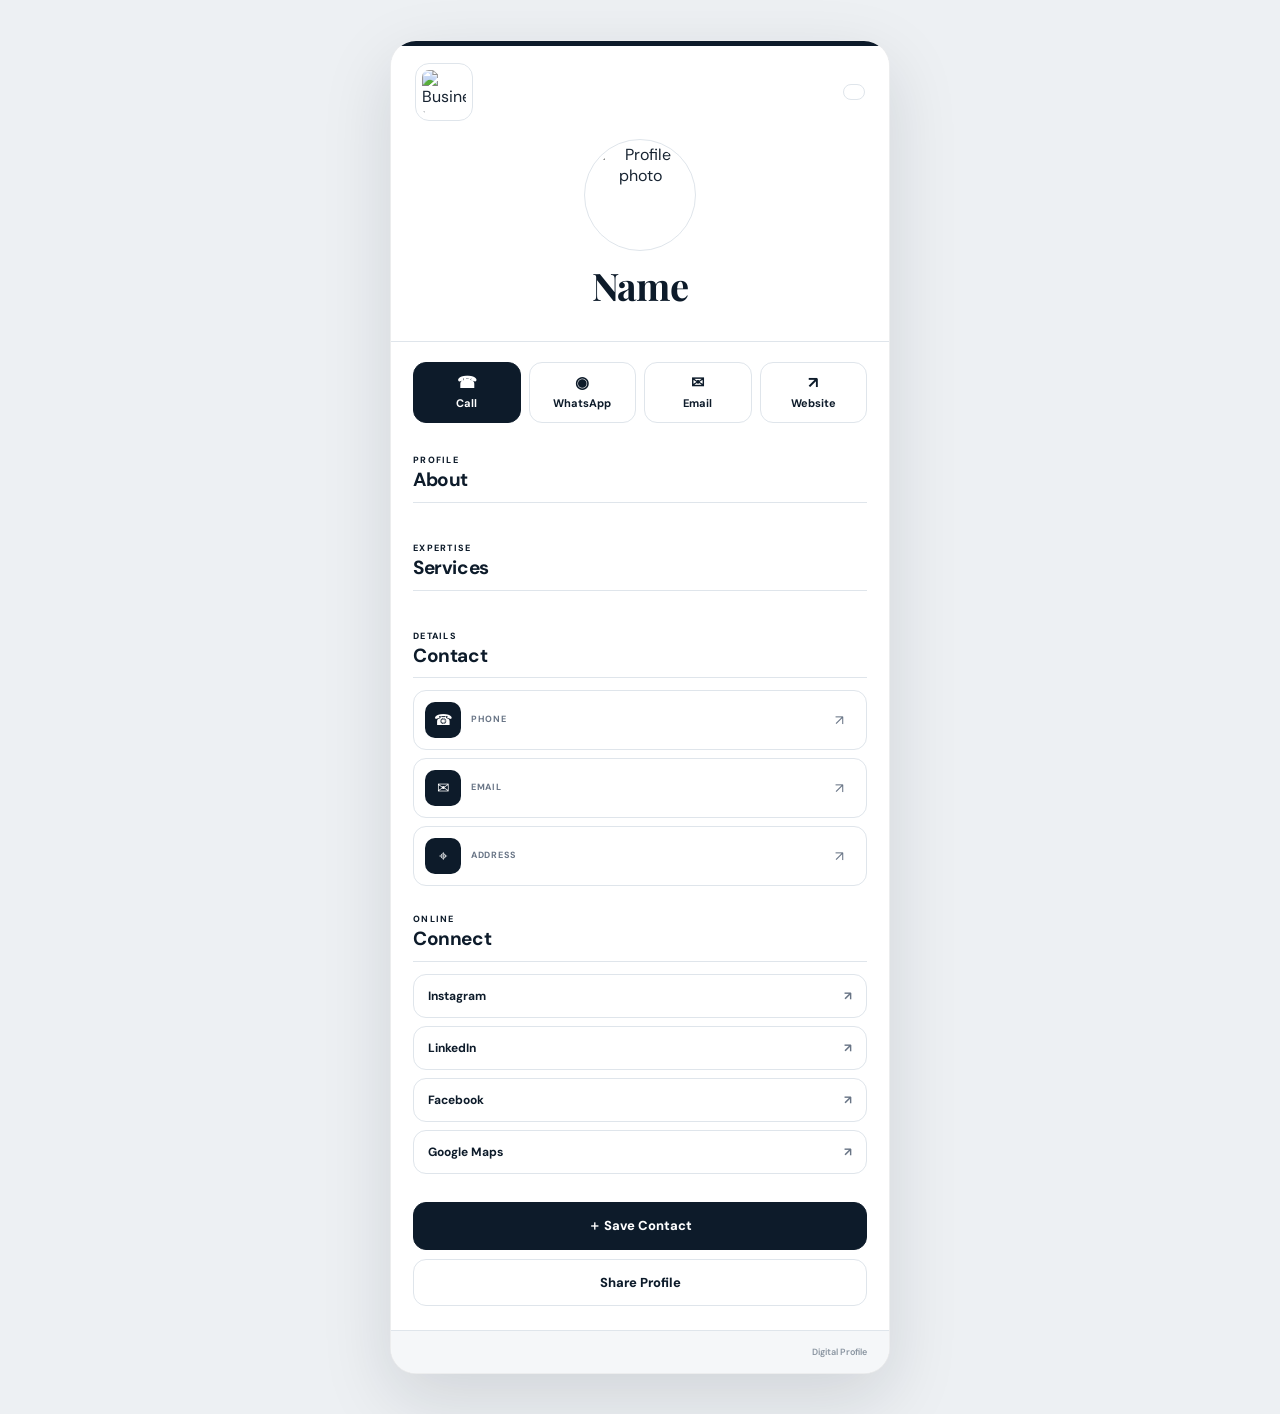
<file: client-template/index.html>
<!DOCTYPE html>
<html lang="en">
<head>
  <meta charset="UTF-8">
  <meta name="viewport" content="width=device-width, initial-scale=1.0">
  <meta name="theme-color" content="#0d1b2a">
  <meta name="description" content="Digital business profile">
  <meta name="apple-mobile-web-app-capable" content="yes">
  <title>Digital Profile</title>
  <link rel="preconnect" href="https://fonts.googleapis.com">
  <link rel="preconnect" href="https://fonts.gstatic.com" crossorigin>
  <link href="https://fonts.googleapis.com/css2?family=DM+Sans:wght@400;500;600;700&family=Playfair+Display:wght@600;700&display=swap" rel="stylesheet">
  <link rel="stylesheet" href="styles.css">
</head>
<body>
  <main class="app-shell">
    <article class="profile-card" id="profileCard">

      <header class="hero">
        <div class="hero-top">
          <img id="businessLogo" class="business-logo" alt="Business logo">
          <span id="categoryBadge" class="category-badge"></span>
        </div>

        <div class="identity">
          <div class="photo-ring">
            <img id="ownerPhoto" class="owner-photo" alt="Profile photo">
          </div>

          <p id="businessName" class="business-name"></p>
          <h1 id="ownerName">Name</h1>
          <p id="designation" class="designation"></p>
        </div>
      </header>

      <div class="content">

        <section class="quick-actions" aria-label="Quick actions">
          <a id="callBtn" class="quick-action quick-action-primary" href="#">
            <span class="action-icon">☎</span>
            <span>Call</span>
          </a>
          <a id="whatsappBtn" class="quick-action" href="#" target="_blank" rel="noopener">
            <span class="action-icon">◉</span>
            <span>WhatsApp</span>
          </a>
          <a id="emailBtn" class="quick-action" href="#">
            <span class="action-icon">✉</span>
            <span>Email</span>
          </a>
          <a id="websiteBtn" class="quick-action" href="#" target="_blank" rel="noopener">
            <span class="action-icon">↗</span>
            <span>Website</span>
          </a>
        </section>

        <section id="aboutSection" class="profile-section">
          <div class="section-heading">
            <span class="section-kicker">Profile</span>
            <h2>About</h2>
          </div>
          <p id="about" class="about-text"></p>
        </section>

        <section id="servicesSection" class="profile-section">
          <div class="section-heading">
            <span class="section-kicker">Expertise</span>
            <h2>Services</h2>
          </div>
          <div id="services" class="services-grid"></div>
        </section>

        <section id="contactSection" class="profile-section">
          <div class="section-heading">
            <span class="section-kicker">Details</span>
            <h2>Contact</h2>
          </div>

          <div class="contact-list">
            <a id="phoneRow" class="contact-row" href="#">
              <span class="contact-icon">☎</span>
              <span>
                <small>Phone</small>
                <strong id="phoneText"></strong>
              </span>
              <span class="row-arrow">↗</span>
            </a>

            <a id="emailRow" class="contact-row" href="#">
              <span class="contact-icon">✉</span>
              <span>
                <small>Email</small>
                <strong id="emailText"></strong>
              </span>
              <span class="row-arrow">↗</span>
            </a>

            <a id="mapsRow" class="contact-row" href="#" target="_blank" rel="noopener">
              <span class="contact-icon">⌖</span>
              <span>
                <small>Address</small>
                <strong id="addressText"></strong>
              </span>
              <span class="row-arrow">↗</span>
            </a>
          </div>
        </section>

        <section id="socialSection" class="profile-section">
          <div class="section-heading">
            <span class="section-kicker">Online</span>
            <h2>Connect</h2>
          </div>

          <div class="social-grid">
            <a id="instagramBtn" href="#" target="_blank" rel="noopener">Instagram <span>↗</span></a>
            <a id="linkedinBtn" href="#" target="_blank" rel="noopener">LinkedIn <span>↗</span></a>
            <a id="facebookBtn" href="#" target="_blank" rel="noopener">Facebook <span>↗</span></a>
            <a id="mapsBtn" href="#" target="_blank" rel="noopener">Google Maps <span>↗</span></a>
          </div>
        </section>

        <section class="bottom-actions">
          <button id="saveContact" class="save-contact" type="button">
            <span>＋</span> Save Contact
          </button>

          <button id="shareProfile" class="share-profile" type="button">
            Share Profile
          </button>
        </section>

      </div>

      <footer class="footer">
        <span id="footerBusiness"></span>
        <span>Digital Profile</span>
      </footer>
    </article>
  </main>

  <div id="toast" class="toast" role="status" aria-live="polite"></div>

  <script src="data.js"></script>
  <script src="script.js"></script>
</body>
</html>
</file>
<file: client-template/styles.css>
/* =====================================================
   NFC DIGITAL PROFILE
   Default: Executive Light
   ===================================================== */

:root {
  --navy: #0d1b2a;
  --navy-2: #14283d;
  --ink: #182432;
  --muted: #697586;
  --line: #dfe5eb;
  --surface: #ffffff;
  --surface-2: #f5f7f9;
  --page: #edf0f3;
  --accent: #0d1b2a;
  --accent-contrast: #ffffff;
  --shadow: 0 24px 70px rgba(13, 27, 42, 0.13);
  --radius: 26px;
}

* {
  box-sizing: border-box;
}

html {
  scroll-behavior: smooth;
}

body {
  margin: 0;
  min-height: 100vh;
  background: var(--page);
  color: var(--ink);
  font-family: "DM Sans", -apple-system, BlinkMacSystemFont, "Segoe UI", sans-serif;
  -webkit-font-smoothing: antialiased;
}

button,
a {
  -webkit-tap-highlight-color: transparent;
}

button {
  font: inherit;
}

.app-shell {
  width: 100%;
  min-height: 100vh;
  padding: 20px 12px;
  display: flex;
  justify-content: center;
}

.profile-card {
  width: min(100%, 500px);
  overflow: hidden;
  background: var(--surface);
  border: 1px solid rgba(13, 27, 42, 0.08);
  border-radius: var(--radius);
  box-shadow: var(--shadow);
}

/* =====================================================
   HERO
   ===================================================== */

.hero {
  position: relative;
  padding: 22px 24px 28px;
  background: var(--surface);
  border-bottom: 1px solid var(--line);
}

.hero::before {
  content: "";
  position: absolute;
  inset: 0 0 auto;
  height: 5px;
  background: var(--accent);
}

.hero-top {
  display: flex;
  align-items: center;
  justify-content: space-between;
  gap: 12px;
}

.business-logo {
  width: 58px;
  height: 58px;
  border-radius: 14px;
  object-fit: contain;
  background: #fff;
  border: 1px solid var(--line);
  padding: 6px;
}

.category-badge {
  max-width: 60%;
  padding: 7px 10px;
  border: 1px solid var(--line);
  border-radius: 999px;
  color: var(--muted);
  font-size: 10px;
  font-weight: 700;
  letter-spacing: .08em;
  line-height: 1.2;
  text-align: right;
  text-transform: uppercase;
}

.identity {
  margin-top: 18px;
  text-align: center;
}

.photo-ring {
  width: 112px;
  height: 112px;
  margin: 0 auto 14px;
  padding: 4px;
  background: var(--surface);
  border: 1px solid var(--line);
  border-radius: 50%;
}

.owner-photo {
  width: 100%;
  height: 100%;
  display: block;
  border-radius: 50%;
  object-fit: cover;
}

.business-name {
  margin: 0 0 5px;
  color: var(--accent);
  font-size: 12px;
  font-weight: 700;
  letter-spacing: .08em;
  text-transform: uppercase;
}

h1 {
  margin: 0;
  color: var(--navy);
  font-family: "Playfair Display", Georgia, serif;
  font-size: clamp(30px, 8vw, 38px);
  line-height: 1.08;
  letter-spacing: -.025em;
}

.designation {
  margin: 7px 0 0;
  color: var(--muted);
  font-size: 14px;
  font-weight: 500;
}

/* =====================================================
   CONTENT
   ===================================================== */

.content {
  padding: 0 22px 24px;
}

.quick-actions {
  display: grid;
  grid-template-columns: repeat(4, 1fr);
  gap: 8px;
  margin: 20px 0 4px;
}

.quick-action {
  min-width: 0;
  padding: 12px 5px;
  border: 1px solid var(--line);
  border-radius: 13px;
  background: var(--surface);
  color: var(--navy);
  text-decoration: none;
  text-align: center;
  font-size: 11px;
  font-weight: 700;
  transition: transform .18s ease, border-color .18s ease, box-shadow .18s ease;
}

.quick-action:hover,
.quick-action:focus-visible {
  transform: translateY(-1px);
  border-color: var(--accent);
  box-shadow: 0 8px 20px rgba(13, 27, 42, .08);
  outline: none;
}

.quick-action-primary {
  background: var(--accent);
  border-color: var(--accent);
  color: var(--accent-contrast);
}

.action-icon {
  display: block;
  margin-bottom: 5px;
  font-size: 16px;
  line-height: 1;
}

.profile-section {
  padding-top: 27px;
}

.section-heading {
  margin-bottom: 12px;
  padding-bottom: 10px;
  border-bottom: 1px solid var(--line);
}

.section-kicker {
  display: block;
  margin-bottom: 3px;
  color: var(--accent);
  font-size: 9px;
  font-weight: 800;
  letter-spacing: .14em;
  text-transform: uppercase;
}

h2 {
  margin: 0;
  color: var(--navy);
  font-size: 19px;
  line-height: 1.2;
  letter-spacing: -.02em;
}

.about-text {
  margin: 0;
  color: #52606f;
  font-size: 14px;
  line-height: 1.75;
}

/* =====================================================
   SERVICES
   ===================================================== */

.services-grid {
  display: grid;
  grid-template-columns: 1fr 1fr;
  gap: 8px;
}

.service-item {
  min-height: 50px;
  display: flex;
  align-items: center;
  gap: 9px;
  padding: 10px 11px;
  border: 1px solid var(--line);
  border-radius: 12px;
  background: var(--surface-2);
  color: var(--ink);
  font-size: 12px;
  font-weight: 600;
}

.service-marker {
  color: var(--accent);
  font-weight: 900;
}

/* =====================================================
   CONTACT
   ===================================================== */

.contact-list {
  display: grid;
  gap: 8px;
}

.contact-row {
  display: grid;
  grid-template-columns: 36px 1fr 20px;
  align-items: center;
  gap: 10px;
  min-width: 0;
  padding: 11px;
  border: 1px solid var(--line);
  border-radius: 13px;
  color: var(--ink);
  text-decoration: none;
  transition: background .18s ease, border-color .18s ease;
}

.contact-row:hover {
  background: var(--surface-2);
  border-color: #cbd4dd;
}

.contact-icon {
  width: 36px;
  height: 36px;
  display: grid;
  place-items: center;
  border-radius: 10px;
  background: var(--accent);
  color: var(--accent-contrast);
  font-size: 15px;
}

.contact-row small {
  display: block;
  margin-bottom: 3px;
  color: var(--muted);
  font-size: 9px;
  font-weight: 700;
  letter-spacing: .08em;
  text-transform: uppercase;
}

.contact-row strong {
  display: block;
  overflow: hidden;
  color: var(--ink);
  font-size: 12px;
  font-weight: 600;
  line-height: 1.4;
  text-overflow: ellipsis;
}

.row-arrow {
  color: var(--muted);
  font-size: 14px;
}

/* =====================================================
   SOCIALS
   ===================================================== */

.social-grid {
  display: grid;
  gap: 8px;
}

.social-grid a {
  display: flex;
  align-items: center;
  justify-content: space-between;
  padding: 13px 14px;
  border: 1px solid var(--line);
  border-radius: 13px;
  color: var(--navy);
  font-size: 12px;
  font-weight: 700;
  text-decoration: none;
  transition: background .18s ease, transform .18s ease;
}

.social-grid a:hover {
  background: var(--surface-2);
  transform: translateX(2px);
}

.social-grid a span {
  color: var(--muted);
}

/* =====================================================
   BOTTOM ACTIONS
   ===================================================== */

.bottom-actions {
  display: grid;
  gap: 9px;
  margin-top: 28px;
}

.save-contact,
.share-profile {
  width: 100%;
  padding: 14px;
  border-radius: 13px;
  font-size: 13px;
  font-weight: 800;
  cursor: pointer;
}

.save-contact {
  border: 1px solid var(--accent);
  background: var(--accent);
  color: var(--accent-contrast);
}

.share-profile {
  border: 1px solid var(--line);
  background: var(--surface);
  color: var(--navy);
}

.save-contact:hover,
.share-profile:hover {
  opacity: .92;
}

/* =====================================================
   FOOTER
   ===================================================== */

.footer {
  display: flex;
  justify-content: space-between;
  gap: 12px;
  padding: 15px 22px;
  border-top: 1px solid var(--line);
  background: var(--surface-2);
  color: #8a95a1;
  font-size: 9px;
  font-weight: 600;
}

/* =====================================================
   TOAST / UTILITIES
   ===================================================== */

.toast {
  position: fixed;
  left: 50%;
  bottom: 22px;
  z-index: 20;
  padding: 11px 15px;
  border-radius: 999px;
  background: var(--navy);
  color: #fff;
  font-size: 12px;
  font-weight: 700;
  opacity: 0;
  pointer-events: none;
  transform: translate(-50%, 12px);
  transition: opacity .2s ease, transform .2s ease;
}

.toast.show {
  opacity: 1;
  transform: translate(-50%, 0);
}

.is-hidden {
  display: none !important;
}

/* =====================================================
   THEMES
   ===================================================== */

body[data-theme="midnight"] {
  --navy: #f7f8fa;
  --navy-2: #ffffff;
  --ink: #edf1f5;
  --muted: #aeb8c3;
  --line: #2d3a47;
  --surface: #101923;
  --surface-2: #17222e;
  --page: #071019;
  --accent: #d9e4ef;
  --accent-contrast: #0d1b2a;
}

body[data-theme="navy-blue"] {
  --navy: #06264a;
  --navy-2: #0b315e;
  --ink: #162a3e;
  --muted: #60748a;
  --line: #d8e1ea;
  --surface: #ffffff;
  --surface-2: #f0f5f9;
  --page: #e8eff5;
  --accent: #0b315e;
  --accent-contrast: #ffffff;
}

body[data-theme="warm-minimal"] {
  --navy: #263238;
  --navy-2: #37474f;
  --ink: #34302c;
  --muted: #7d746c;
  --line: #e7dfd6;
  --surface: #fffdf9;
  --surface-2: #f7f2eb;
  --page: #eee8df;
  --accent: #37474f;
  --accent-contrast: #ffffff;
}

/* =====================================================
   RESPONSIVE
   ===================================================== */

@media (max-width: 390px) {
  .app-shell {
    padding: 8px;
  }

  .profile-card {
    border-radius: 20px;
  }

  .hero {
    padding: 20px 18px 24px;
  }

  .content {
    padding-left: 16px;
    padding-right: 16px;
  }

  .quick-actions {
    gap: 6px;
  }

  .quick-action {
    font-size: 10px;
  }

  .services-grid {
    grid-template-columns: 1fr;
  }

  .footer {
    padding-left: 16px;
    padding-right: 16px;
  }
}

@media (min-width: 700px) {
  .app-shell {
    padding: 40px 20px;
  }
}
</file>
